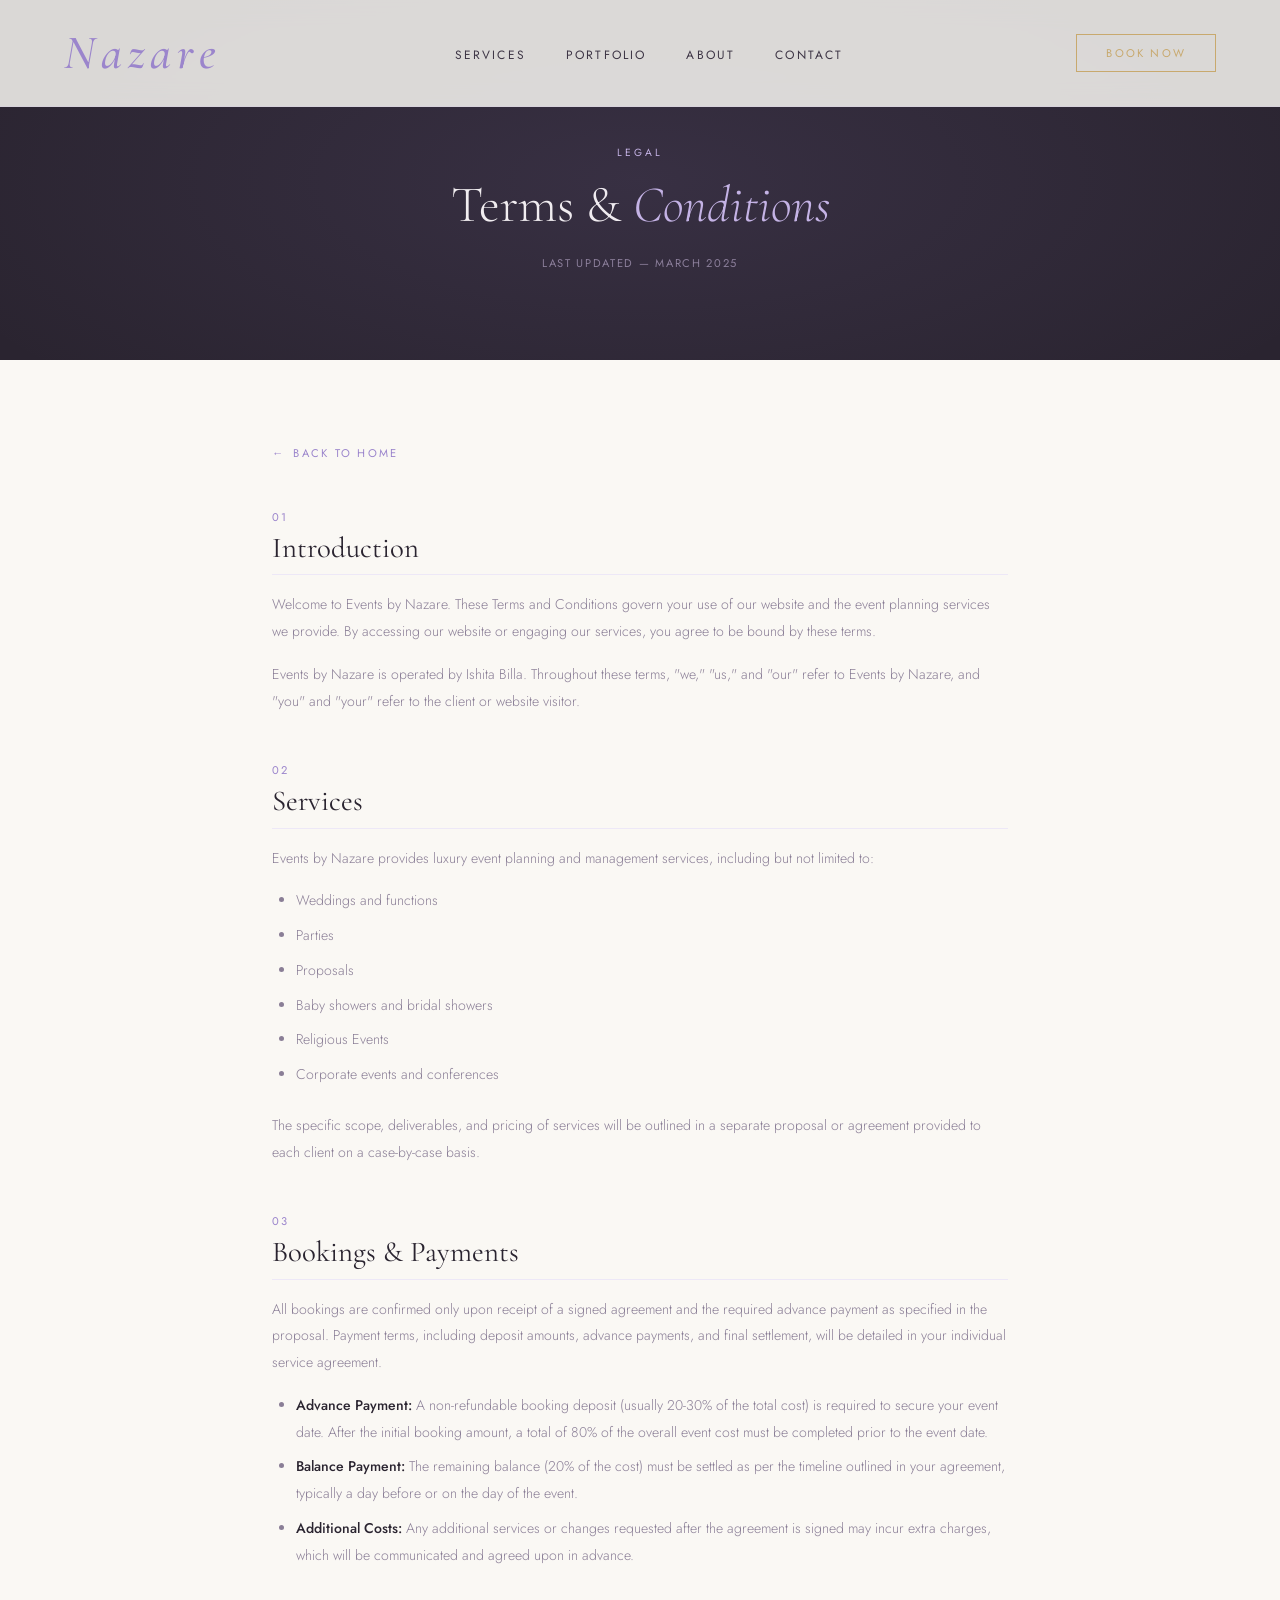
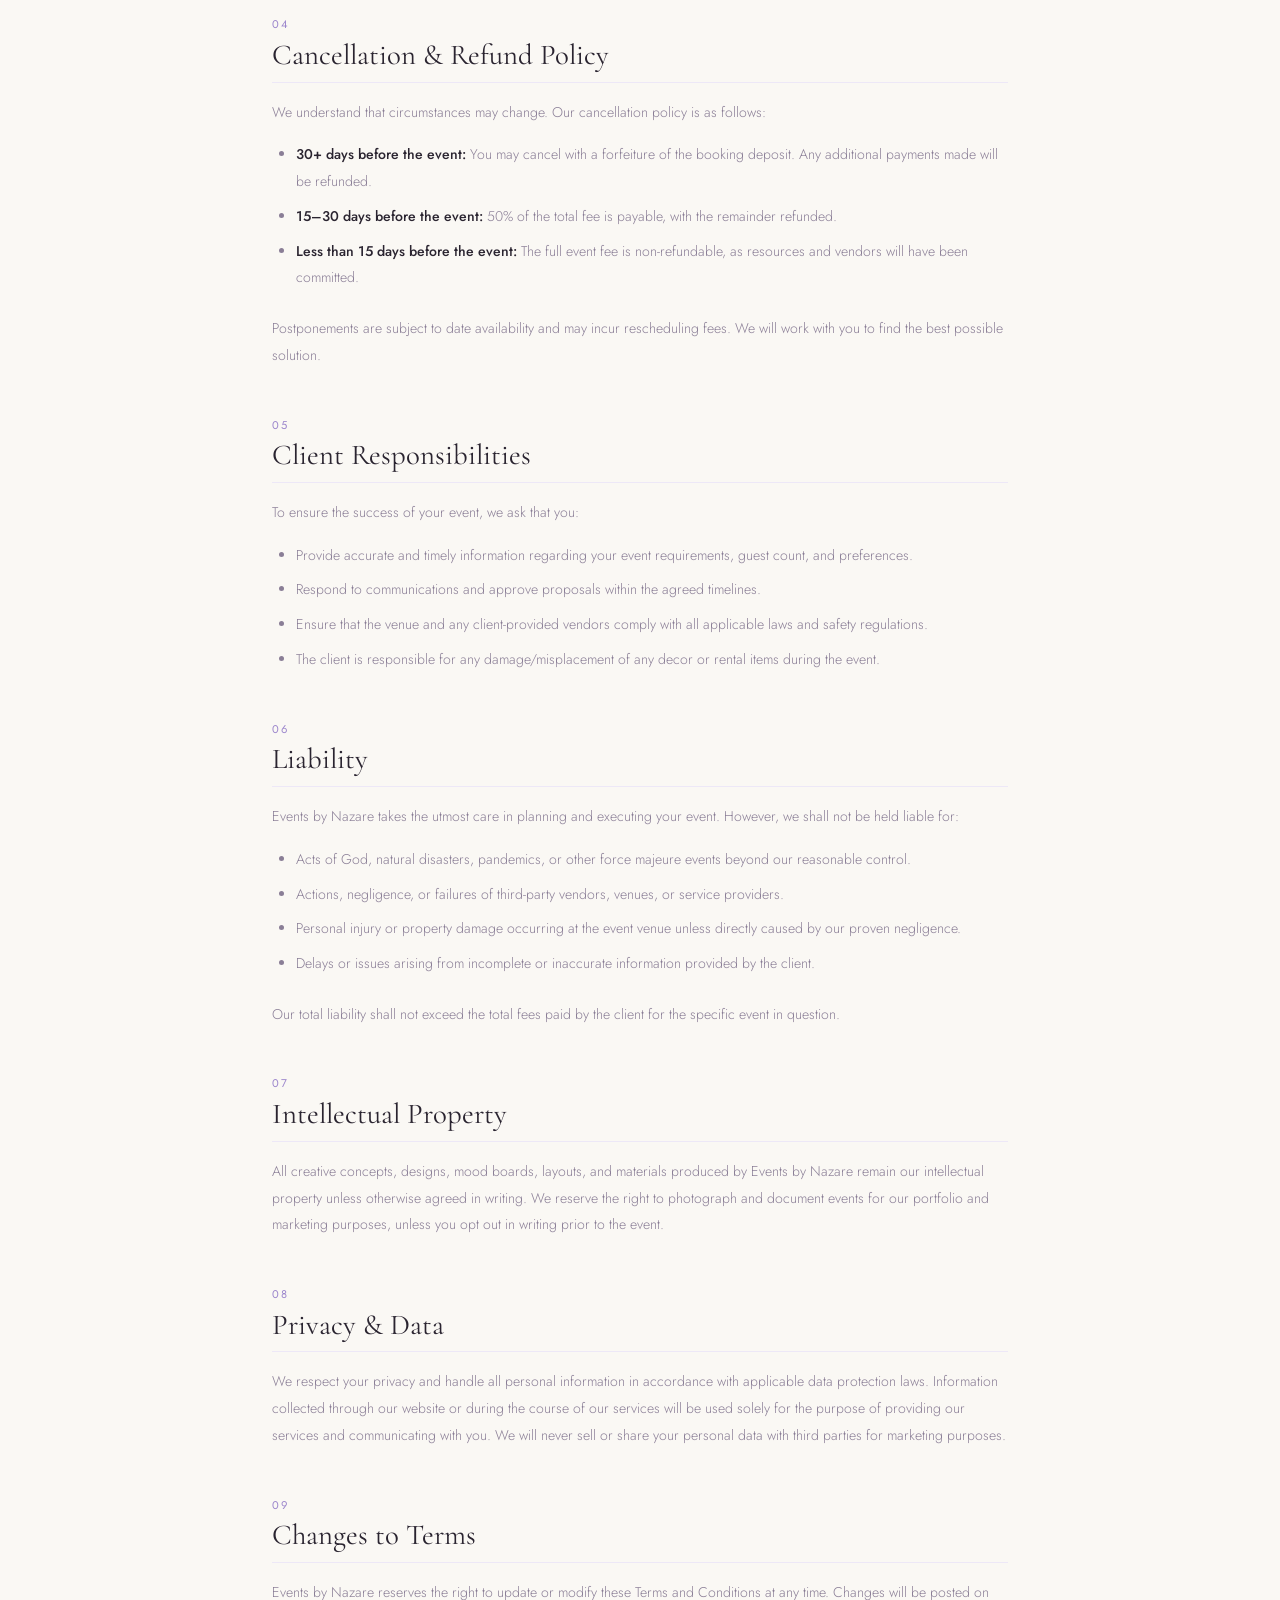
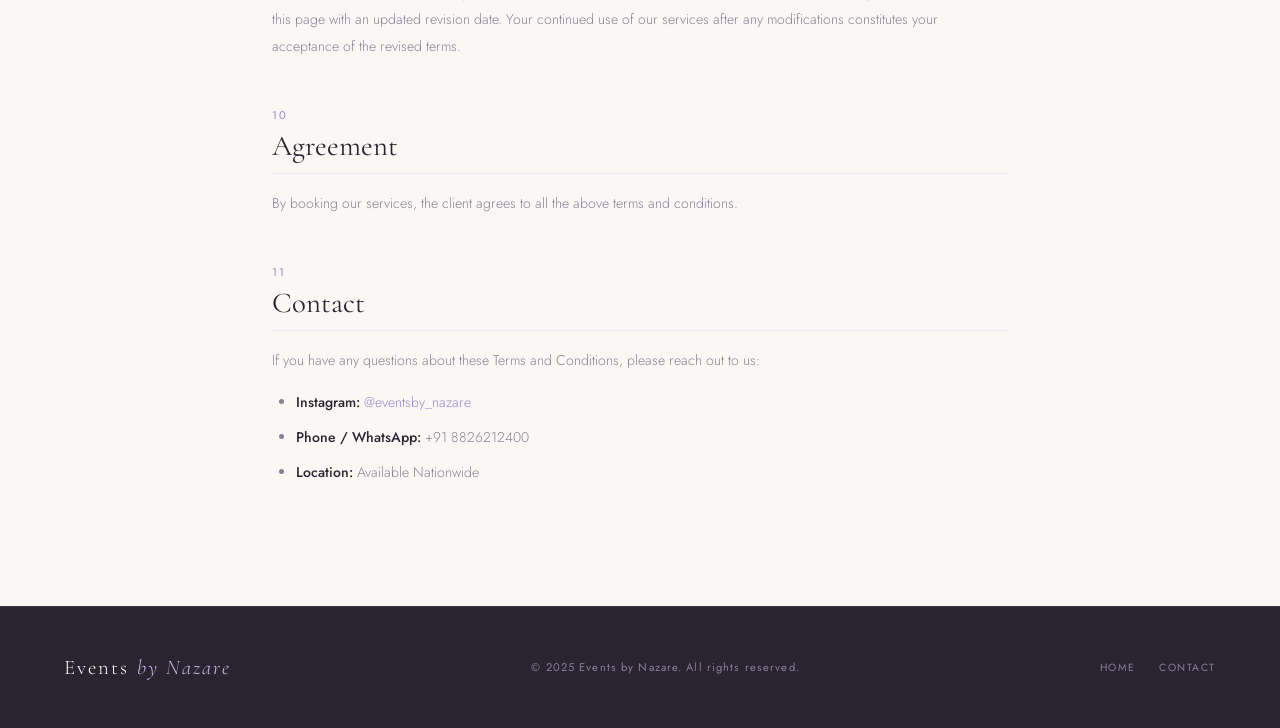
<file: terms.html>
<!DOCTYPE html>
<html lang="en">
<head>
  <meta charset="UTF-8" />
  <meta name="viewport" content="width=device-width, initial-scale=1.0"/>
  <title>Terms & Conditions — Events by Nazare</title>
  <meta name="description" content="Terms and Conditions for Events by Nazare — luxury event planning services."/>
  <link href="https://fonts.googleapis.com/css2?family=Cormorant+Garamond:ital,wght@0,300;0,400;0,600;1,300;1,400&family=Jost:wght@200;300;400;500&display=swap" rel="stylesheet"/>
  <link rel="stylesheet" href="style.css"/>
  <style>
    /* ── Terms page specific styles ── */
    .terms-hero {
      min-height: 40vh;
      display: flex;
      flex-direction: column;
      align-items: center;
      justify-content: center;
      text-align: center;
      padding-top: 120px;
      padding-bottom: 4rem;
      background: var(--charcoal);
      position: relative;
      overflow: hidden;
    }
    .terms-hero::before {
      content: '';
      position: absolute;
      top: -50%;
      left: -20%;
      width: 140%;
      height: 200%;
      background: radial-gradient(ellipse at center, rgba(155,133,204,0.12) 0%, transparent 60%);
      pointer-events: none;
    }
    .terms-hero .section-label { color: var(--lavender); }
    .terms-hero h1 {
      font-family: 'Cormorant Garamond', serif;
      font-size: clamp(2.5rem, 4vw, 4rem);
      font-weight: 300;
      color: var(--cream);
      line-height: 1.15;
    }
    .terms-hero h1 em { color: var(--lavender); font-style: italic; }
    .terms-hero .terms-updated {
      font-size: 0.7rem;
      letter-spacing: 0.15em;
      text-transform: uppercase;
      color: var(--text-muted);
      margin-top: 1.2rem;
    }

    .terms-content {
      max-width: 800px;
      margin: 0 auto;
      padding: 5rem 2rem 6rem;
    }
    .terms-content h2 {
      font-family: 'Cormorant Garamond', serif;
      font-size: 1.8rem;
      font-weight: 400;
      color: var(--charcoal);
      margin-top: 3rem;
      margin-bottom: 1rem;
      padding-bottom: 0.6rem;
      border-bottom: 1px solid var(--lavender-light);
    }
    .terms-content h2:first-of-type { margin-top: 0; }
    .terms-content h2 span {
      color: var(--lavender-deep);
      font-size: 0.7rem;
      letter-spacing: 0.15em;
      text-transform: uppercase;
      display: block;
      font-family: 'Jost', sans-serif;
      margin-bottom: 0.3rem;
    }
    .terms-content p,
    .terms-content li {
      font-size: 0.88rem;
      line-height: 1.9;
      color: var(--text-muted);
      font-weight: 300;
    }
    .terms-content p { margin-bottom: 1rem; }
    .terms-content ul,
    .terms-content ol {
      margin: 0.8rem 0 1.5rem 1.5rem;
    }
    .terms-content li { margin-bottom: 0.5rem; }
    .terms-content strong { color: var(--charcoal); font-weight: 500; }

    .terms-back {
      display: inline-flex;
      align-items: center;
      gap: 0.5rem;
      font-size: 0.7rem;
      letter-spacing: 0.2em;
      text-transform: uppercase;
      color: var(--lavender-deep);
      text-decoration: none;
      margin-bottom: 3rem;
      transition: color 0.3s;
    }
    .terms-back:hover { color: var(--charcoal); }
    .terms-back::before { content: '←'; }

    @media (max-width: 768px) {
      .terms-content { padding: 3rem 1.5rem 4rem; }
      .terms-hero { padding-top: 100px; min-height: 30vh; }
    }
  </style>
</head>
<body>

<!-- ══════════════════════════════════════
     NAV
══════════════════════════════════════ -->
<nav>
  <a class="nav-logo" href="index.html"><span>Nazare</span></a>
  <ul class="nav-links">
    <li><a href="index.html#services">Services</a></li>
    <li><a href="index.html#portfolio">Portfolio</a></li>
    <li><a href="index.html#about">About</a></li>
    <li><a href="index.html#contact">Contact</a></li>
  </ul>
  <button class="nav-cta" onclick="window.location.href='index.html#contact'">Book Now</button>
  <button id="burger-btn" aria-label="Toggle menu">&#9776;</button>
</nav>

<!-- ══════════════════════════════════════
     HERO
══════════════════════════════════════ -->
<section class="terms-hero">
  <span class="section-label">Legal</span>
  <h1>Terms & <em>Conditions</em></h1>
  <div class="terms-updated">Last Updated — March 2025</div>
</section>

<!-- ══════════════════════════════════════
     CONTENT
══════════════════════════════════════ -->
<div class="terms-content">
  <a href="index.html" class="terms-back">Back to Home</a>

  <h2><span>01</span>Introduction</h2>
  <p>Welcome to Events by Nazare. These Terms and Conditions govern your use of our website and the event planning services we provide. By accessing our website or engaging our services, you agree to be bound by these terms.</p>
  <p>Events by Nazare is operated by Ishita Billa. Throughout these terms, "we," "us," and "our" refer to Events by Nazare, and "you" and "your" refer to the client or website visitor.</p>

  <h2><span>02</span>Services</h2>
  <p>Events by Nazare provides luxury event planning and management services, including but not limited to:</p>
  <ul>
    <li>Weddings and functions</li>
    <li>Parties</li>
    <li>Proposals</li>
    <li>Baby showers and bridal showers</li>
    <li>Religious Events</li>
    <li>Corporate events and conferences</li>
  </ul>
  <p>The specific scope, deliverables, and pricing of services will be outlined in a separate proposal or agreement provided to each client on a case-by-case basis.</p>

  <h2><span>03</span>Bookings & Payments</h2>
  <p>All bookings are confirmed only upon receipt of a signed agreement and the required advance payment as specified in the proposal. Payment terms, including deposit amounts, advance payments, and final settlement, will be detailed in your individual service agreement.</p>
  <ul>
    <li><strong>Advance Payment:</strong> A non-refundable booking deposit (usually 20-30% of the total cost) is required to secure your event date. After the initial booking amount, a total of 80% of the overall event cost must be completed prior to the event date.</li>
    <li><strong>Balance Payment:</strong> The remaining balance (20% of the cost) must be settled as per the timeline outlined in your agreement, typically a day before or on the day of the event.</li>
    <li><strong>Additional Costs:</strong> Any additional services or changes requested after the agreement is signed may incur extra charges, which will be communicated and agreed upon in advance.</li>
  </ul>

  <h2><span>04</span>Cancellation & Refund Policy</h2>
  <p>We understand that circumstances may change. Our cancellation policy is as follows:</p>
  <ul>
    <li><strong>30+ days before the event:</strong> You may cancel with a forfeiture of the booking deposit. Any additional payments made will be refunded.</li>
    <li><strong>15–30 days before the event:</strong> 50% of the total fee is payable, with the remainder refunded.</li>
    <li><strong>Less than 15 days before the event:</strong> The full event fee is non-refundable, as resources and vendors will have been committed.</li>
  </ul>
  <p>Postponements are subject to date availability and may incur rescheduling fees. We will work with you to find the best possible solution.</p>

  <h2><span>05</span>Client Responsibilities</h2>
  <p>To ensure the success of your event, we ask that you:</p>
  <ul>
    <li>Provide accurate and timely information regarding your event requirements, guest count, and preferences.</li>
    <li>Respond to communications and approve proposals within the agreed timelines.</li>
    <li>Ensure that the venue and any client-provided vendors comply with all applicable laws and safety regulations.</li>
    <li>The client is responsible for any damage/misplacement of any decor or rental items during the event.</li>
  </ul>

  <h2><span>06</span>Liability</h2>
  <p>Events by Nazare takes the utmost care in planning and executing your event. However, we shall not be held liable for:</p>
  <ul>
    <li>Acts of God, natural disasters, pandemics, or other force majeure events beyond our reasonable control.</li>
    <li>Actions, negligence, or failures of third-party vendors, venues, or service providers.</li>
    <li>Personal injury or property damage occurring at the event venue unless directly caused by our proven negligence.</li>
    <li>Delays or issues arising from incomplete or inaccurate information provided by the client.</li>
  </ul>
  <p>Our total liability shall not exceed the total fees paid by the client for the specific event in question.</p>

  <h2><span>07</span>Intellectual Property</h2>
  <p>All creative concepts, designs, mood boards, layouts, and materials produced by Events by Nazare remain our intellectual property unless otherwise agreed in writing. We reserve the right to photograph and document events for our portfolio and marketing purposes, unless you opt out in writing prior to the event.</p>

  <h2><span>08</span>Privacy & Data</h2>
  <p>We respect your privacy and handle all personal information in accordance with applicable data protection laws. Information collected through our website or during the course of our services will be used solely for the purpose of providing our services and communicating with you. We will never sell or share your personal data with third parties for marketing purposes.</p>

  <h2><span>09</span>Changes to Terms</h2>
  <p>Events by Nazare reserves the right to update or modify these Terms and Conditions at any time. Changes will be posted on this page with an updated revision date. Your continued use of our services after any modifications constitutes your acceptance of the revised terms.</p>

  <h2><span>10</span>Agreement</h2>
  <p>By booking our services, the client agrees to all the above terms and conditions.</p>

  <h2><span>11</span>Contact</h2>
  <p>If you have any questions about these Terms and Conditions, please reach out to us:</p>
  <ul>
    <li><strong>Instagram:</strong> <a href="https://www.instagram.com/eventsby_nazare" style="color:var(--lavender-deep);text-decoration:none;">@eventsby_nazare</a></li>
    <li><strong>Phone / WhatsApp:</strong> +91 8826212400</li>
    <li><strong>Location:</strong> Available Nationwide</li>
  </ul>
</div>

<!-- ══════════════════════════════════════
     FOOTER
══════════════════════════════════════ -->
<footer>
  <div class="footer-logo">Events <span>by Nazare</span></div>
  <div class="footer-copy">© 2025 Events by Nazare. All rights reserved.</div>
  <div class="footer-social">
    <a href="index.html">Home</a>
    <a href="index.html#contact">Contact</a>
  </div>
</footer>

<script>
  /* ── Sticky nav shadow ── */
  const nav = document.querySelector('nav');
  window.addEventListener('scroll', () => {
    nav.style.boxShadow = window.scrollY > 30
      ? '0 4px 30px rgba(42,36,48,0.10)'
      : 'none';
  });

  /* ── Mobile hamburger ── */
  const navLinks = document.querySelector('.nav-links');
  const burger = document.getElementById('burger-btn');
  burger.addEventListener('click', () => {
    navLinks.classList.toggle('open');
    burger.innerHTML = navLinks.classList.contains('open') ? '&#10005;' : '&#9776;';
  });
  navLinks.querySelectorAll('a').forEach(a => {
    a.addEventListener('click', () => {
      navLinks.classList.remove('open');
      burger.innerHTML = '&#9776;';
    });
  });
</script>
</body>
</html>
</file>
<file: style.css>
:root {
  --lavender: #C9B8E8;
  --lavender-light: #EDE8F7;
  --lavender-deep: #9B85CC;
  --lavender-mist: #F5F2FC;
  --gold: #C8A96E;
  --gold-light: #E8D5A8;
  --cream: #FAF8F4;
  --charcoal: #2A2430;
  --charcoal-soft: #3D3545;
  --text-muted: #8A7E96;
}

*,
*::before,
*::after {
  margin: 0;
  padding: 0;
  box-sizing: border-box;
}

html {
  scroll-behavior: smooth;
}

body {
  font-family: 'Jost', sans-serif;
  background: var(--cream);
  color: var(--charcoal);
  overflow-x: hidden;
}

/* ── NAV ── */
nav {
  position: fixed;
  top: 0;
  left: 0;
  right: 0;
  z-index: 100;
  display: flex;
  align-items: center;
  justify-content: space-between;
  padding: 1.5rem 4rem;
  background: rgba(250, 248, 244, 0.85);
  backdrop-filter: blur(12px);
  border-bottom: 1px solid rgba(201, 184, 232, 0.2);
  transition: all 0.4s ease;
}

.nav-logo {
  font-family: 'Cormorant Garamond', serif;
  font-size: 3rem;
  font-weight: 500;
  letter-spacing: 0.12em;
  color: var(--charcoal);
  text-decoration: none;
}

.nav-logo span {
  color: var(--lavender-deep);
  font-style: italic;
}

.nav-links {
  display: flex;
  gap: 2.5rem;
  list-style: none;
}

.nav-links a {
  font-size: 0.75rem;
  letter-spacing: 0.18em;
  text-transform: uppercase;
  color: var(--charcoal-soft);
  text-decoration: none;
  font-weight: 400;
  transition: color 0.3s;
}

.nav-links a:hover {
  color: var(--lavender-deep);
}

.nav-cta {
  font-size: 0.7rem;
  letter-spacing: 0.2em;
  text-transform: uppercase;
  padding: 0.65rem 1.8rem;
  border: 1px solid var(--gold);
  color: var(--gold);
  background: transparent;
  cursor: pointer;
  transition: all 0.3s;
  font-family: 'Jost', sans-serif;
  font-weight: 400;
}

.nav-cta:hover {
  background: var(--gold);
  color: var(--cream);
}

/* ── HERO ── */
#home {
  min-height: 100vh;
  display: grid;
  grid-template-columns: 1fr 1fr;
  padding-top: 80px;
  position: relative;
  overflow: hidden;
}

.hero-left {
  display: flex;
  flex-direction: column;
  justify-content: center;
  padding: 6rem 3rem 6rem 4rem;
  position: relative;
  z-index: 2;
}

.hero-eyebrow {
  font-size: 1rem;
  letter-spacing: 0.3em;
  text-transform: uppercase;
  color: var(--gold);
  margin-bottom: 1.5rem;
  font-weight: 450;
}

.hero-title {
  font-family: 'Cormorant Garamond', serif;
  font-size: clamp(3.5rem, 5vw, 5.5rem);
  font-weight: 300;
  line-height: 1.08;
  color: var(--charcoal);
  margin-bottom: 2rem;
}

.hero-title em {
  color: var(--lavender-deep);
  font-style: italic;
}

.hero-sub {
  font-size: 0.9rem;
  line-height: 1.8;
  color: var(--text-muted);
  max-width: 38ch;
  margin-bottom: 3rem;
  font-weight: 300;
}

.hero-actions {
  display: flex;
  gap: 1.5rem;
  align-items: center;
}

.btn-primary {
  font-size: 0.7rem;
  letter-spacing: 0.2em;
  text-transform: uppercase;
  padding: 1rem 2.5rem;
  background: var(--charcoal);
  color: var(--cream);
  border: none;
  cursor: pointer;
  font-family: 'Jost', sans-serif;
  transition: all 0.3s;
}

.btn-primary:hover {
  background: var(--lavender-deep);
}

.btn-ghost {
  font-size: 0.7rem;
  letter-spacing: 0.2em;
  text-transform: uppercase;
  color: var(--text-muted);
  background: none;
  border: none;
  cursor: pointer;
  font-family: 'Jost', sans-serif;
  transition: color 0.3s;
  display: flex;
  align-items: center;
  gap: 0.5rem;
}

.btn-ghost:hover {
  color: var(--charcoal);
}

.btn-ghost::after {
  content: '→';
}

.hero-right {
  position: relative;
  overflow: hidden;
}

.hero-image-stack {
  position: absolute;
  inset: 13.5% 0;
  background: linear-gradient(135deg, var(--lavender-light) 0%, var(--lavender) 60%, var(--lavender-deep) 100%);
  display: flex;
  align-items: center;
  justify-content: center;
  overflow: hidden;
}

.hero-image-stack img {
  width: 100%;
  height: 100%;
  object-fit: contain;
  object-position: center;
}

.hero-image-stack::before {
  content: '';
  position: absolute;
  inset: 0;
  background: url(":image/svg+xml,%3Csvg width='60' height='60' viewBox='0 0 60 60' xmlns='http://www.w3.org/2000/svg'%3E%3Cg fill='none' fill-rule='evenodd'%3E%3Cg fill='%23ffffff' fill-opacity='0.08'%3E%3Cpath d='M36 34v-4h-2v4h-4v2h4v4h2v-4h4v-2h-4zm0-30V0h-2v4h-4v2h4v4h2V6h4V4h-4zM6 34v-4H4v4H0v2h4v4h2v-4h4v-2H6zM6 4V0H4v4H0v2h4v4h2V6h4V4H6z'/%3E%3C/g%3E%3C/g%3E%3C/svg%3E");
}

.hero-overlay-card {
  position: absolute;
  bottom: 3rem;
  left: -2rem;
  background: var(--cream);
  padding: 1.8rem 2.2rem;
  box-shadow: 0 20px 60px rgba(42, 36, 48, 0.15);
  min-width: 220px;
}

.hero-card-num {
  font-family: 'Cormorant Garamond', serif;
  font-size: 2.8rem;
  font-weight: 300;
  color: var(--lavender-deep);
  line-height: 1;
}

.hero-card-label {
  font-size: 0.65rem;
  letter-spacing: 0.2em;
  text-transform: uppercase;
  color: var(--text-muted);
  margin-top: 0.3rem;
}

.hero-deco {
  position: absolute;
  top: 3rem;
  right: 3rem;
  width: 120px;
  height: 120px;
  border: 1px solid rgba(255, 255, 255, 0.3);
  border-radius: 50%;
  display: flex;
  align-items: center;
  justify-content: center;
}

.hero-deco::after {
  content: '✦';
  font-size: 2rem;
  color: rgba(255, 255, 255, 0.5);
}

/* ── SECTION COMMON ── */
section {
  padding: 7rem 4rem;
}

.section-label {
  font-size: 0.65rem;
  letter-spacing: 0.3em;
  text-transform: uppercase;
  color: var(--gold);
  margin-bottom: 1rem;
  display: block;
}

.section-title {
  font-family: 'Cormorant Garamond', serif;
  font-size: clamp(2.2rem, 3.5vw, 3.5rem);
  font-weight: 300;
  line-height: 1.15;
  color: var(--charcoal);
}

.section-title em {
  color: var(--lavender-deep);
  font-style: italic;
}

/* ── SERVICES ── */
#services {
  background: var(--charcoal);
  color: var(--cream);
}

#services .section-label {
  color: var(--lavender);
}

#services .section-title {
  color: var(--cream);
}

.services-header {
  display: flex;
  justify-content: space-between;
  align-items: flex-end;
  margin-bottom: 4rem;
}

.services-grid {
  display: grid;
  grid-template-columns: repeat(3, 1fr);
  gap: 1px;
  background: rgba(201, 184, 232, 0.15);
}

.service-card {
  background: var(--charcoal-soft);
  padding: 2.5rem 2rem;
  transition: background 0.4s, transform 0.3s;
  cursor: default;
  position: relative;
  overflow: hidden;
}

.service-card:hover {
  background: var(--lavender-deep);
  transform: translateY(-4px);
}

.service-icon {
  font-size: 1.8rem;
  margin-bottom: 1.5rem;
  display: block;
}

.service-name {
  font-family: 'Cormorant Garamond', serif;
  font-size: 1.3rem;
  font-weight: 400;
  color: var(--cream);
  margin-bottom: 0.8rem;
  line-height: 1.2;
}

.service-desc {
  font-size: 0.78rem;
  line-height: 1.7;
  color: rgba(250, 248, 244, 0.55);
  font-weight: 300;
}

/* ── PORTFOLIO ── */
#portfolio {
  background: var(--lavender-mist);
}

.portfolio-header {
  display: flex;
  justify-content: space-between;
  align-items: flex-end;
  margin-bottom: 3rem;
}

.filter-tabs {
  display: flex;
  gap: 0.5rem;
  flex-wrap: wrap;
}

.filter-tab {
  font-size: 0.65rem;
  letter-spacing: 0.15em;
  text-transform: uppercase;
  padding: 0.5rem 1.2rem;
  border: 1px solid var(--lavender);
  background: transparent;
  cursor: pointer;
  color: var(--text-muted);
  font-family: 'Jost', sans-serif;
  transition: all 0.25s;
}

.filter-tab.active,
.filter-tab:hover {
  background: var(--lavender-deep);
  border-color: var(--lavender-deep);
  color: white;
}

/* Active Scroll Layouts */
.active-scroll {
  display: grid;
  grid-auto-flow: column;
  overflow-x: auto;
  gap: 1.5rem;
  padding: 1rem 0 3rem 0;
  scrollbar-width: none;
  -ms-overflow-style: none;
  scroll-behavior: auto;
}
.active-scroll::-webkit-scrollbar { display: none; }

.portfolio-scroll {
  grid-template-rows: repeat(2, 1fr);
  width: 100vw; margin-left: calc(-50vw + 50%); padding: 2rem 5vw 4rem;
}

.portfolio-item {
  position: relative; overflow: hidden; cursor: pointer;
  aspect-ratio: 4/3; width: 350px; flex-shrink: 0;
  border-radius: 12px; box-shadow: 0 15px 40px rgba(0,0,0,0.1);
  transition: transform 0.4s;
}
.portfolio-item:hover { transform: translateY(-5px); }
/* .blank CSS modifiers removed — placeholders now use default CSS backgrounds for p9-p16 */

.portfolio-bg {
  width: 100%;
  height: 100%;
  transition: transform 0.6s ease;
}

.portfolio-item:hover .portfolio-bg {
  transform: scale(1.05);
}

.portfolio-overlay {
  position: absolute;
  inset: 0;
  background: linear-gradient(to top, rgba(42, 36, 48, 0.85) 0%, transparent 50%);
  display: flex;
  flex-direction: column;
  justify-content: flex-end;
  padding: 2rem;
  opacity: 0;
  transition: opacity 0.4s;
}

.portfolio-item:hover .portfolio-overlay {
  opacity: 1;
}

.portfolio-tag {
  font-size: 0.6rem;
  letter-spacing: 0.2em;
  text-transform: uppercase;
  color: var(--lavender);
  margin-bottom: 0.4rem;
}

.portfolio-name {
  font-family: 'Cormorant Garamond', serif;
  font-size: 1.4rem;
  font-weight: 300;
  color: white;
}

/* Portfolio card images */
.p1 {
  background: url('resources/IMG_9028_Original_min.jpg') no-repeat center/cover;
}

.p2 {
  background: url('resources/IMG_8596_Original_min.jpg') no-repeat center/cover;
}

.p3 {
  background: url('resources/IMG_8053_Original_min.jpg') no-repeat center/cover;
}

.p4 {
  background: url('resources/IMG_4693_min.jpg') no-repeat center/cover;
}

.p5 {
  background: url('resources/IMG_7968_Original_min.jpg') no-repeat center/cover;
}

.p6 {
  background: url('resources/IMG_4707_min.jpg') no-repeat center/cover;
}

.p7 { background: url('resources/1.jpeg') no-repeat center/cover; }
.p8 { background: url('resources/2.jpeg') no-repeat center/cover; }
.p9 { background: url('resources/3.jpeg') no-repeat center/cover; }
.p10 { background: url('resources/4.jpeg') no-repeat center/cover; }
.p11 { background: url('resources/5.jpeg') no-repeat center/cover; }
.p12 { background: url('resources/6.jpeg') no-repeat center/cover; }
.p13 { background: url('resources/7.jpeg') no-repeat center/cover; }
.p14 { background: url('resources/8.jpeg') no-repeat center/cover; }
.p15 { background: url('resources/9.jpeg') no-repeat center/cover; }
.p16 { background: url('resources/10.jpeg') no-repeat center/cover; }

/* ── ABOUT ── */
#about {
  display: grid;
  grid-template-columns: 1fr 1fr;
  gap: 6rem;
  align-items: center;
}

.about-visual {
  position: relative;
  height: 560px;
}

.about-img-main {
  position: absolute;
  top: 0;
  left: 4rem;
  right: 7rem;
  bottom: 4rem;
  background: url('resources/WhatsApp Image 2026-03-18 at 16.10.37.jpeg') no-repeat center/cover;
}

.about-img-accent {
  position: absolute;
  bottom: 0;
  right: 0;
  width: 40%;
  height: 50%;
  background: url('resources/WhatsApp Image 2026-03-18 at 16.10.37 (1).jpeg') no-repeat center/cover;
  border: 8px solid var(--cream);
}

.about-badge {
  position: absolute;
  top: 2rem;
  right: 2rem;
  width: 100px;
  height: 100px;
  border-radius: 50%;
  background: var(--charcoal);
  display: flex;
  flex-direction: column;
  align-items: center;
  justify-content: center;
  color: var(--cream);
}

.about-badge-num {
  font-family: 'Cormorant Garamond', serif;
  font-size: 1.8rem;
  line-height: 1;
}

.about-badge-text {
  font-size: 0.45rem;
  letter-spacing: 0.15em;
  text-transform: uppercase;
}

.about-content {
  padding-right: 2rem;
}

.about-content p {
  font-size: 0.9rem;
  line-height: 1.9;
  color: var(--text-muted);
  font-weight: 300;
  margin-bottom: 1.5rem;
}

.about-stats {
  display: grid;
  grid-template-columns: 1fr 1fr;
  gap: 2rem;
  margin: 2.5rem 0;
}

.stat-num {
  font-family: 'Cormorant Garamond', serif;
  font-size: 2.5rem;
  font-weight: 300;
  color: var(--lavender-deep);
}

.stat-label {
  font-size: 0.7rem;
  letter-spacing: 0.15em;
  text-transform: uppercase;
  color: var(--text-muted);
}

/* ── TESTIMONIALS ── */
#testimonials {
  background: var(--charcoal);
}

#testimonials .section-title {
  color: var(--cream);
}

#testimonials .section-label {
  color: var(--lavender);
}

.testi-scroll {
  grid-template-rows: 1fr;
  width: 100vw; margin-left: calc(-50vw + 50%); padding: 2rem 5vw 3rem;
  gap: 2rem;
}
.testi-card {
  width: 400px; flex-shrink: 0;
  background: var(--charcoal-soft);
  padding: 2.5rem;
  border-top: 2px solid var(--lavender-deep);
  transition: transform 0.3s;
}
.testi-card.blank { 
  cursor: default; 
  display: flex; 
  align-items: center; 
  justify-content: center;
  opacity: 0.5;
}
.testi-card.blank:hover { transform: none; }
.testi-card.blank::after {
  content: 'More stories coming soon...';
  font-family: 'Cormorant Garamond', serif;
  color: var(--lavender);
  font-style: italic;
  font-size: 1.1rem;
}
.testi-card.blank * { display: none; }

.testi-card:hover {
  transform: translateY(-6px);
}

.testi-quote {
  font-family: 'Cormorant Garamond', serif;
  font-size: 1.05rem;
  line-height: 1.7;
  color: rgba(250, 248, 244, 0.85);
  font-style: italic;
  margin-bottom: 1.5rem;
  font-weight: 300;
}

.testi-author {
  display: flex;
  align-items: center;
  gap: 1rem;
}

.testi-avatar {
  width: 40px;
  height: 40px;
  border-radius: 50%;
  background: var(--lavender-deep);
  flex-shrink: 0;
  display: flex;
  align-items: center;
  justify-content: center;
  font-family: 'Cormorant Garamond', serif;
  color: white;
  font-size: 1rem;
}

.testi-name {
  font-size: 0.8rem;
  color: var(--cream);
  font-weight: 400;
}

.testi-event {
  font-size: 0.65rem;
  color: var(--lavender);
  letter-spacing: 0.1em;
  text-transform: uppercase;
}

.stars {
  color: var(--gold);
  font-size: 0.75rem;
  margin-bottom: 1rem;
}

/* ── CONTACT ── */
#contact {
  display: grid;
  grid-template-columns: 1fr 1fr;
  gap: 6rem;
}

.contact-info {
  padding-right: 2rem;
}

.contact-info p {
  font-size: 0.9rem;
  line-height: 1.9;
  color: var(--text-muted);
  font-weight: 300;
  margin: 1.5rem 0 2.5rem;
}

.contact-detail {
  display: flex;
  flex-direction: column;
  gap: 1.2rem;
}

.contact-item {
  display: flex;
  gap: 1rem;
  align-items: flex-start;
}

.contact-icon {
  font-size: 1rem;
  margin-top: 0.1rem;
}

.contact-item-label {
  font-size: 0.6rem;
  letter-spacing: 0.2em;
  text-transform: uppercase;
  color: var(--gold);
  margin-bottom: 0.2rem;
}

.contact-item-val {
  font-size: 0.85rem;
  color: var(--charcoal);
}

.contact-form {
  display: flex;
  flex-direction: column;
  gap: 1.2rem;
}

.form-row {
  display: grid;
  grid-template-columns: 1fr 1fr;
  gap: 1rem;
}

.form-group {
  display: flex;
  flex-direction: column;
  gap: 0.4rem;
}

.form-label {
  font-size: 0.6rem;
  letter-spacing: 0.2em;
  text-transform: uppercase;
  color: var(--text-muted);
}

.form-input,
.form-select,
.form-textarea {
  font-family: 'Jost', sans-serif;
  font-size: 0.85rem;
  font-weight: 300;
  padding: 0.9rem 1.1rem;
  border: 1px solid var(--lavender);
  background: var(--lavender-mist);
  color: var(--charcoal);
  outline: none;
  transition: border 0.3s;
  width: 100%;
}

.form-input:focus,
.form-select:focus,
.form-textarea:focus {
  border-color: var(--lavender-deep);
}

.form-textarea {
  resize: vertical;
  min-height: 120px;
}

.btn-submit {
  font-size: 0.7rem;
  letter-spacing: 0.2em;
  text-transform: uppercase;
  padding: 1.1rem;
  background: var(--lavender-deep);
  color: white;
  border: none;
  cursor: pointer;
  font-family: 'Jost', sans-serif;
  transition: background 0.3s;
  margin-top: 0.5rem;
}

.btn-submit:hover {
  background: var(--charcoal);
}

/* ── FOOTER ── */
footer {
  background: var(--charcoal);
  color: var(--cream);
  padding: 3rem 4rem;
  display: flex;
  justify-content: space-between;
  align-items: center;
  border-top: 1px solid rgba(201, 184, 232, 0.1);
}

.footer-logo {
  font-family: 'Cormorant Garamond', serif;
  font-size: 1.3rem;
  font-weight: 300;
  letter-spacing: 0.1em;
}

.footer-logo span {
  color: var(--lavender);
  font-style: italic;
}

.footer-copy {
  font-size: 0.7rem;
  color: var(--text-muted);
  letter-spacing: 0.1em;
}

.footer-social {
  display: flex;
  gap: 1.5rem;
}

.footer-social a {
  font-size: 0.65rem;
  letter-spacing: 0.15em;
  text-transform: uppercase;
  color: var(--text-muted);
  text-decoration: none;
  transition: color 0.3s;
}

.footer-social a:hover {
  color: var(--lavender);
}

/* ── ANIMATIONS ── */
@keyframes fadeUp {
  from {
    opacity: 0;
    transform: translateY(30px);
  }

  to {
    opacity: 1;
    transform: translateY(0);
  }
}

.fade-up {
  animation: fadeUp 0.9s ease forwards;
}

.fade-up-delay-1 {
  animation-delay: 0.15s;
  opacity: 0;
  animation-fill-mode: forwards;
}

.fade-up-delay-2 {
  animation-delay: 0.30s;
  opacity: 0;
  animation-fill-mode: forwards;
}

.fade-up-delay-3 {
  animation-delay: 0.45s;
  opacity: 0;
  animation-fill-mode: forwards;
}

/* revealed by JS IntersectionObserver */
.revealed {
  opacity: 1 !important;
  transform: translateY(0) !important;
}

/* ── MOBILE HAMBURGER (injected by JS) ── */
#burger-btn {
  display: none;
  background: none;
  border: none;
  font-size: 1.5rem;
  color: var(--charcoal);
  cursor: pointer;
  padding: 0.2rem 0.5rem;
}

/* ── RESPONSIVE ── */
@media (max-width: 768px) {
  nav {
    padding: 1.2rem 1.5rem;
  }

  #burger-btn {
    display: block;
    transition-property: all;
  }

  .nav-links {
    display: none;
    flex-direction: column;
    gap: 1.2rem;
    position: absolute;
    top: 100%;
    left: 0;
    right: 0;
    background: rgba(250, 248, 244, 0.97);
    backdrop-filter: blur(12px);
    padding: 1.5rem 2rem;
    border-bottom: 1px solid rgba(201, 184, 232, 0.2);
  }

  .nav-links.open {
    display: flex;
  }

  .nav-cta {
    display: none;
  }

  #home {
    grid-template-columns: 1fr;
  }

  .hero-right {
    display: none;
  }

  .hero-left {
    padding: 5rem 1.5rem 3rem;
  }

  .services-grid {
    grid-template-columns: 1fr 1fr;
  }

  .portfolio-item, .testi-card { width: 85vw; }

  #about {
    grid-template-columns: 1fr;
    gap: 3rem;
    padding: 4rem 1.5rem;
  }

  .about-visual {
    height: 300px;
  }

  #contact {
    grid-template-columns: 1fr;
    padding: 4rem 1.5rem;
  }

  .form-row {
    grid-template-columns: 1fr;
  }

  section {
    padding: 4rem 1.5rem;
  }

  footer {
    flex-direction: column;
    gap: 1rem;
    text-align: center;
    padding: 2rem 1.5rem;
  }
}

.ishita {
  font-weight: 700;
}
</file>
